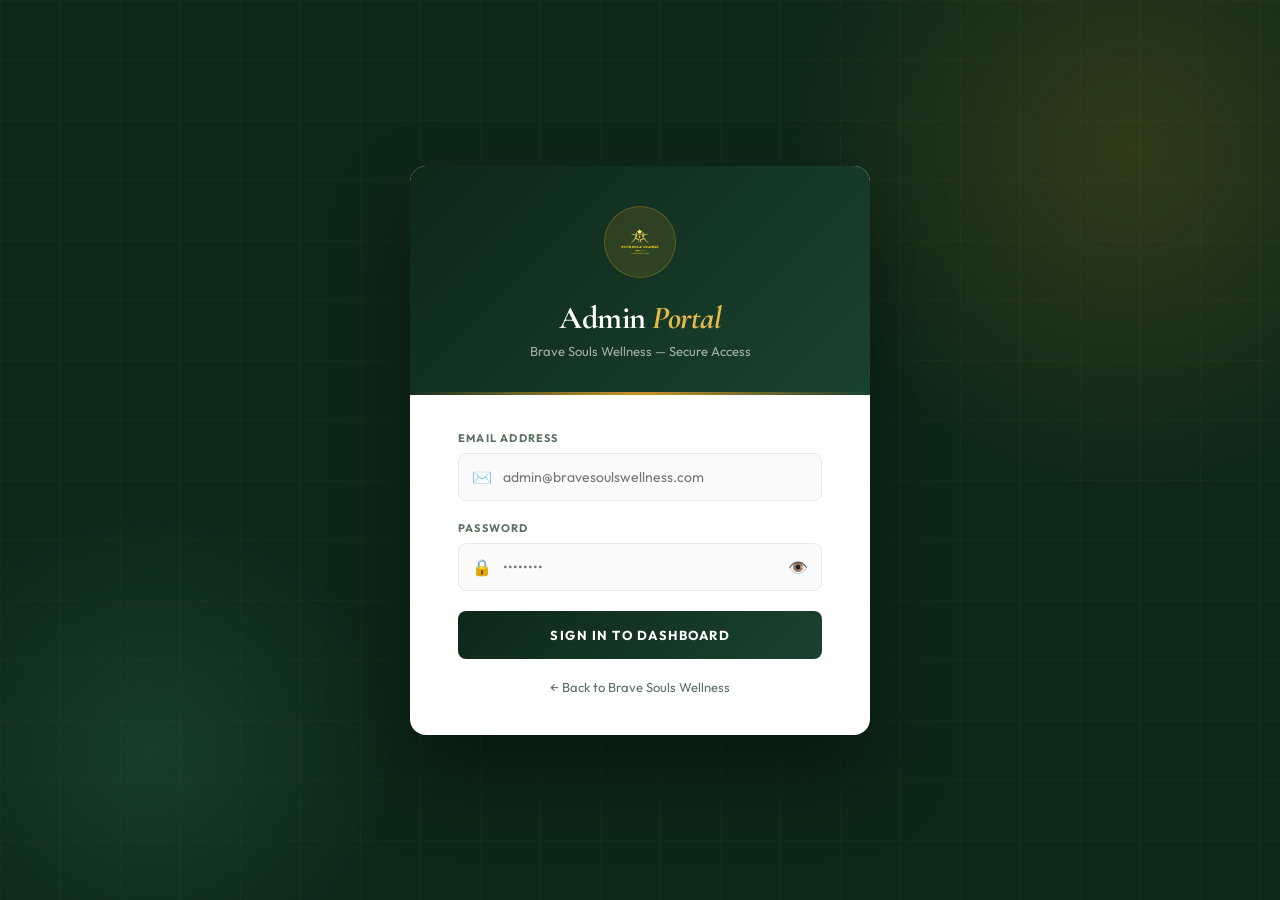
<file: admin-login.html>
<!DOCTYPE html>
<html lang="en">
<head>
<!-- Google tag (gtag.js) -->
<script async src="https://www.googletagmanager.com/gtag/js?id=G-X6MZDKR5ZV"></script>
<script>
  window.dataLayer = window.dataLayer || [];
  function gtag(){dataLayer.push(arguments);}
  gtag('js', new Date());

  gtag('config', 'G-X6MZDKR5ZV');
</script>
<meta charset="UTF-8">
<meta name="viewport" content="width=device-width, initial-scale=1.0">
<title>Admin Login | Brave Souls Wellness</title>
<link href="https://fonts.googleapis.com/css2?family=Cormorant+Garamond:ital,wght@0,300;0,400;0,600;0,700;1,400;1,600&family=Outfit:wght@300;400;500;600;700&display=swap" rel="stylesheet">
<style>
:root {
  --green-deep: #0e2818;
  --green-mid:  #1a4230;
  --gold:       #c8942a;
  --gold-light: #e4b84a;
  --cream:      #faf6ed;
  --white:      #ffffff;
  --text-dark:  #1e2e22;
  --text-muted: #5a7060;
  --error:      #e05252;
}
*, *::before, *::after { box-sizing: border-box; margin: 0; padding: 0; }
html, body { height: 100%; }
body {
  font-family: 'Outfit', sans-serif;
  background: var(--green-deep);
  display: flex;
  align-items: center;
  justify-content: center;
  min-height: 100vh;
  overflow: hidden;
}

/* Animated background */
.bg-wrap {
  position: fixed;
  inset: 0;
  z-index: 0;
  overflow: hidden;
}
.bg-wrap::before {
  content: '';
  position: absolute;
  width: 700px; height: 700px;
  background: radial-gradient(circle, rgba(200,148,42,0.18) 0%, transparent 70%);
  top: -200px; right: -200px;
  animation: float1 8s ease-in-out infinite;
}
.bg-wrap::after {
  content: '';
  position: absolute;
  width: 500px; height: 500px;
  background: radial-gradient(circle, rgba(45,102,72,0.35) 0%, transparent 70%);
  bottom: -100px; left: -100px;
  animation: float2 10s ease-in-out infinite;
}
.bg-grid {
  position: absolute;
  inset: 0;
  background-image: linear-gradient(rgba(200,148,42,0.04) 1px, transparent 1px),
                    linear-gradient(90deg, rgba(200,148,42,0.04) 1px, transparent 1px);
  background-size: 60px 60px;
}
@keyframes float1 { 0%,100%{transform:translate(0,0)} 50%{transform:translate(-30px,30px)} }
@keyframes float2 { 0%,100%{transform:translate(0,0)} 50%{transform:translate(30px,-20px)} }

/* Card */
.card {
  position: relative;
  z-index: 1;
  background: var(--white);
  width: 100%;
  max-width: 460px;
  margin: 20px;
  border-radius: 16px;
  overflow: hidden;
  box-shadow: 0 40px 80px rgba(0,0,0,0.4);
  animation: slideUp 0.6s cubic-bezier(0.25,0.46,0.45,0.94) both;
}
@keyframes slideUp { from{opacity:0;transform:translateY(40px)} to{opacity:1;transform:translateY(0)} }

.card-top {
  background: linear-gradient(135deg, var(--green-deep) 0%, var(--green-mid) 100%);
  padding: 40px 48px 36px;
  text-align: center;
  position: relative;
}
.card-top::after {
  content: '';
  position: absolute;
  bottom: 0; left: 0; right: 0;
  height: 3px;
  background: linear-gradient(90deg, transparent, var(--gold), transparent);
}
.logo-box {
  width: 72px; height: 72px;
  background: rgba(200,148,42,0.15);
  border: 1px solid rgba(200,148,42,0.3);
  border-radius: 50%;
  display: flex; align-items: center; justify-content: center;
  margin: 0 auto 20px;
}
.logo-box img { width: 48px; height: 48px; object-fit: contain; }
.card-title {
  font-family: 'Cormorant Garamond', serif;
  font-size: 2rem;
  font-weight: 700;
  color: var(--white);
  letter-spacing: -0.5px;
}
.card-title em { color: var(--gold-light); font-style: italic; }
.card-sub {
  font-size: 13px;
  color: rgba(255,255,255,0.6);
  margin-top: 6px;
}

.card-body { padding: 36px 48px 40px; }

.form-group { margin-bottom: 20px; }
.form-group label {
  display: block;
  font-size: 11px;
  font-weight: 700;
  letter-spacing: 1.2px;
  text-transform: uppercase;
  color: var(--text-muted);
  margin-bottom: 8px;
}
.input-wrap { position: relative; }
.input-wrap input {
  width: 100%;
  padding: 14px 16px 14px 44px;
  border: 1.5px solid #e8e8e8;
  border-radius: 8px;
  font-family: 'Outfit', sans-serif;
  font-size: 14px;
  color: var(--text-dark);
  background: #fafafa;
  outline: none;
  transition: all 0.3s ease;
}
.input-wrap input:focus {
  border-color: var(--gold);
  background: var(--white);
  box-shadow: 0 0 0 4px rgba(200,148,42,0.1);
}
.input-icon {
  position: absolute;
  left: 14px; top: 50%;
  transform: translateY(-50%);
  font-size: 16px;
  pointer-events: none;
}
.input-toggle {
  position: absolute;
  right: 14px; top: 50%;
  transform: translateY(-50%);
  cursor: pointer;
  font-size: 16px;
  user-select: none;
}

.error-msg {
  display: none;
  background: rgba(224,82,82,0.1);
  border: 1px solid rgba(224,82,82,0.3);
  border-radius: 8px;
  padding: 12px 16px;
  font-size: 13px;
  color: var(--error);
  margin-bottom: 20px;
  text-align: center;
}
.error-msg.show { display: block; animation: shake 0.4s ease; }
@keyframes shake {
  0%,100%{transform:translateX(0)} 20%,60%{transform:translateX(-6px)} 40%,80%{transform:translateX(6px)}
}

.btn-login {
  width: 100%;
  padding: 16px;
  background: linear-gradient(135deg, var(--green-deep) 0%, var(--green-mid) 100%);
  color: var(--white);
  font-family: 'Outfit', sans-serif;
  font-size: 13px;
  font-weight: 700;
  letter-spacing: 1.5px;
  text-transform: uppercase;
  border: none;
  border-radius: 8px;
  cursor: pointer;
  transition: all 0.3s ease;
  position: relative;
  overflow: hidden;
}
.btn-login::before {
  content: '';
  position: absolute;
  inset: 0;
  background: linear-gradient(135deg, var(--gold) 0%, var(--gold-light) 100%);
  opacity: 0;
  transition: opacity 0.3s;
}
.btn-login:hover::before { opacity: 1; }
.btn-login span { position: relative; z-index: 1; }
.btn-login.loading span::after { content: ' ●●●'; animation: dots 1s infinite; }
@keyframes dots {
  0%{content:' ●○○'} 33%{content:' ●●○'} 66%{content:' ●●●'} 100%{content:' ●○○'}
}

.back-link {
  display: block;
  text-align: center;
  margin-top: 20px;
  font-size: 13px;
  color: var(--text-muted);
  text-decoration: none;
  transition: color 0.2s;
}
.back-link:hover { color: var(--gold); }

@media (max-width: 500px) {
  .card-top, .card-body { padding-left: 28px; padding-right: 28px; }
}
</style>
</head>
<body>
<div class="bg-wrap"><div class="bg-grid"></div></div>

<div class="card">
  <div class="card-top">
    <div class="logo-box">
      <img src="images/logo.png" alt="Logo">
    </div>
    <h1 class="card-title">Admin <em>Portal</em></h1>
    <p class="card-sub">Brave Souls Wellness — Secure Access</p>
  </div>

  <div class="card-body">
    <div class="error-msg" id="errorMsg">❌ Incorrect email or password. Please try again.</div>

    <form id="loginForm" onsubmit="handleLogin(event)">
      <div class="form-group">
        <label>Email Address</label>
        <div class="input-wrap">
          <span class="input-icon">✉️</span>
          <input type="email" id="adminEmail" placeholder="admin@bravesoulswellness.com" required autocomplete="email">
        </div>
      </div>
      <div class="form-group">
        <label>Password</label>
        <div class="input-wrap">
          <span class="input-icon">🔒</span>
          <input type="password" id="adminPassword" placeholder="••••••••" required autocomplete="current-password">
          <span class="input-toggle" onclick="togglePwd()" id="pwdToggle">👁️</span>
        </div>
      </div>
      <button type="submit" class="btn-login" id="loginBtn"><span>Sign In to Dashboard</span></button>
    </form>

    <a href="index.html" class="back-link">← Back to Brave Souls Wellness</a>
  </div>
</div>

<script>
// Hardcoded credentials
const ADMIN_EMAIL    = "mufukuzij@gmail.com";
const ADMIN_PASSWORD = "0788675638";

function handleLogin(e) {
  e.preventDefault();
  const email    = document.getElementById('adminEmail').value.trim().toLowerCase();
  const password = document.getElementById('adminPassword').value;
  const btn      = document.getElementById('loginBtn');
  const errorMsg = document.getElementById('errorMsg');

  // Show loading state
  btn.classList.add('loading');
  btn.disabled = true;
  errorMsg.classList.remove('show');

  setTimeout(() => {
    if (email === ADMIN_EMAIL && password === ADMIN_PASSWORD) {
      // Save session and redirect
      sessionStorage.setItem('bsw_admin_auth', 'true');
      window.location.href = 'admin-dashboard.html';
    } else {
      btn.classList.remove('loading');
      btn.disabled = false;
      errorMsg.classList.add('show');
    }
  }, 900);
}

function togglePwd() {
  const input  = document.getElementById('adminPassword');
  const toggle = document.getElementById('pwdToggle');
  if (input.type === 'password') {
    input.type = 'text';
    toggle.textContent = '🙈';
  } else {
    input.type = 'password';
    toggle.textContent = '👁️';
  }
}
</script>
</body>
</html>
</file>
